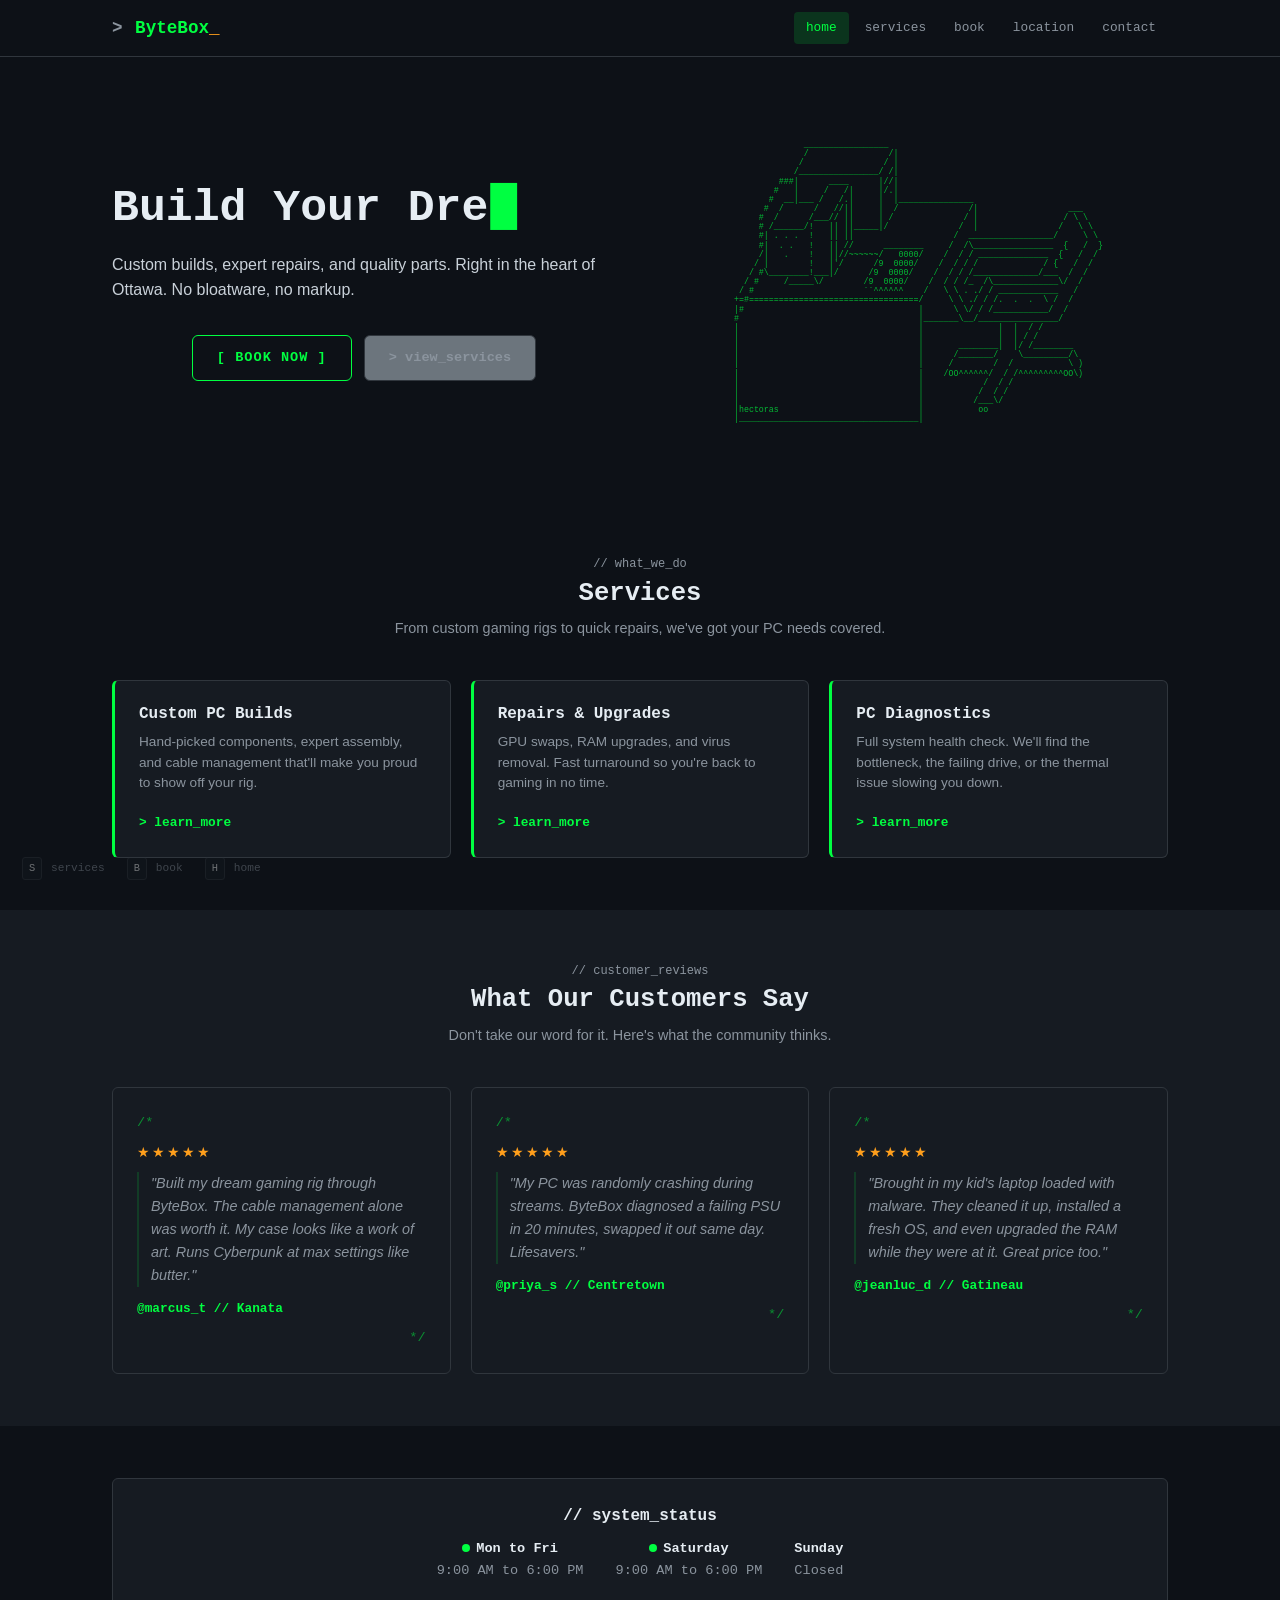
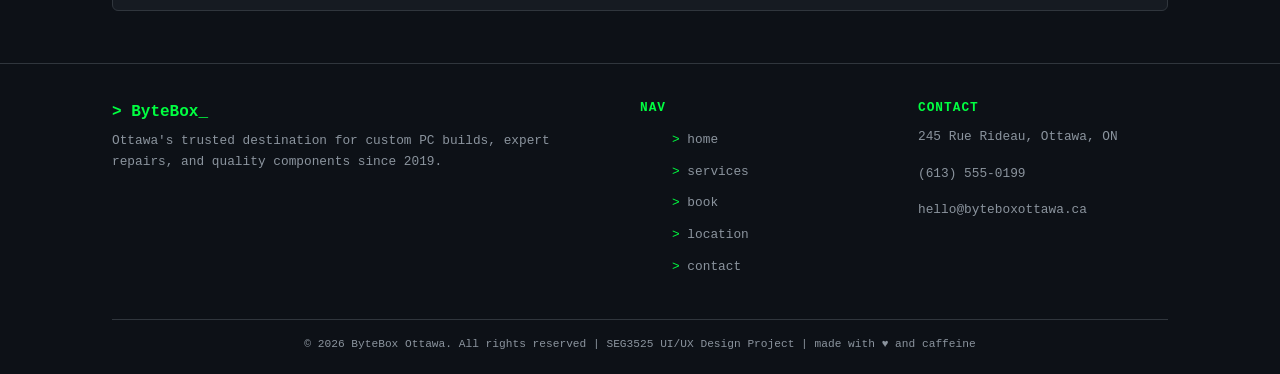
<file: index.html>
<!DOCTYPE html>
<html lang="en">
<head>
  <meta charset="UTF-8">
  <meta name="viewport" content="width=device-width, initial-scale=1.0">
  <title>ByteBox Ottawa: Build Your Dream PC</title>
  <link href="https://cdn.jsdelivr.net/npm/bootstrap@5.3.3/dist/css/bootstrap.min.css" rel="stylesheet">
  <link rel="stylesheet" href="css/styles.css">
</head>
<body>

  <!-- NAV -->
  <nav class="nav">
    <div class="container">
      <a href="index.html" class="nav-logo"><span class="prompt">></span> ByteBox<span>_</span></a>
      <div class="nav-links">
        <a href="index.html">home</a>
        <a href="services.html">services</a>
        <a href="booking.html">book</a>
        <a href="location.html">location</a>
        <a href="contact.html">contact</a>
      </div>
      <div class="hamburger" aria-label="Toggle menu" role="button" tabindex="0">
        <span></span><span></span><span></span>
      </div>
    </div>
  </nav>

  <!-- HERO -->
  <section class="hero">
    <div class="container">
      <div class="hero-split">
        <div class="hero-text">
          <h1><span class="accent" id="typed-heading"></span><span class="cursor"></span></h1>
          <p>Custom builds, expert repairs, and quality parts. Right in the heart of Ottawa. No bloatware, no markup.</p>
          <div class="hero-actions">
            <a href="booking.html" class="btn btn-primary">[ BOOK NOW ]</a>
            <a href="services.html" class="btn btn-secondary">> view_services</a>
          </div>
        </div>
        <div class="hero-ascii">
          <pre class="ascii-art" aria-hidden="true">
               _________________
               /                /|
              /                / |
             /________________/ /|
          ###|      ____      |//|
         #   |     /   /|     |/.|
        #  __|___ /   /.|     |  |_______________
       #  /      /   //||     |  /              /|                  ___
      #  /      /___// ||     | /              / |                 / \ \
      # /______/!   || ||_____|/              /  |                /   \ \
      #| . . .  !   || ||                    /  _________________/     \ \
      #|  . .   !   || //      ________     /  /\________________  {   /  }
      /|   .    !   ||//~~~~~~/   0000/    /  / / ______________  {   /  /
     / |        !   |'/      /9  0000/    /  / / /             / {   /  /
    / #\________!___|/      /9  0000/    /  / / /_____________/___  /  /
   / #     /_____\/        /9  0000/    /  / / /_  /\_____________\/  /
  / #                      ``^^^^^^    /   \ \ . ./ / ____________   /
 +=#==================================/     \ \ ./ / /.  .  .  \ /  /
 |#                                   |      \ \/ / /___________/  /
 #                                    |_______\__/________________/
 |                                    |               |  |  / /
 |                                    |               |  | / /
 |                                    |       ________|  |/ /________
 |                                    |      /_______/    \_________/\
 |                                    |     /        /  /           \ )
 |                                    |    /OO^^^^^^/  / /^^^^^^^^^OO\)
 |                                    |            /  / /
 |                                    |           /  / /
 |                                    |          /___\/
 |hectoras                            |           oo
 |____________________________________|
</pre>
        </div>
      </div>
    </div>
  </section>

  <!-- SERVICES OVERVIEW -->
  <section class="section">
    <div class="container">
      <div class="section-header">
        <span class="prefix">// what_we_do</span>
        <h2 class="section-title">Services</h2>
        <p class="section-sub center">From custom gaming rigs to quick repairs, we've got your PC needs covered.</p>
      </div>
      <div class="card-grid">

        <div class="card">
          <div class="card-body">
            <h3>Custom PC Builds</h3>
            <p>Hand-picked components, expert assembly, and cable management that'll make you proud to show off your rig.</p>
            <a href="services.html" class="card-link">> learn_more</a>
          </div>
        </div>

        <div class="card">
          <div class="card-body">
            <h3>Repairs & Upgrades</h3>
            <p>GPU swaps, RAM upgrades, and virus removal. Fast turnaround so you're back to gaming in no time.</p>
            <a href="services.html" class="card-link">> learn_more</a>
          </div>
        </div>

        <div class="card">
          <div class="card-body">
            <h3>PC Diagnostics</h3>
            <p>Full system health check. We'll find the bottleneck, the failing drive, or the thermal issue slowing you down.</p>
            <a href="services.html" class="card-link">> learn_more</a>
          </div>
        </div>

      </div>
    </div>
  </section>

  <!-- TESTIMONIALS -->
  <section class="section" style="background:var(--bg-card)">
    <div class="container">
      <div class="section-header">
        <span class="prefix">// customer_reviews</span>
        <h2 class="section-title">What Our Customers Say</h2>
        <p class="section-sub center">Don't take our word for it. Here's what the community thinks.</p>
      </div>
      <div class="testimonials-grid">

        <div class="testimonial">
          <div class="testimonial-stars">★★★★★</div>
          <p>"Built my dream gaming rig through ByteBox. The cable management alone was worth it. My case looks like a work of art. Runs Cyberpunk at max settings like butter."</p>
          <div class="testimonial-author">@marcus_t // Kanata</div>
        </div>

        <div class="testimonial">
          <div class="testimonial-stars">★★★★★</div>
          <p>"My PC was randomly crashing during streams. ByteBox diagnosed a failing PSU in 20 minutes, swapped it out same day. Lifesavers."</p>
          <div class="testimonial-author">@priya_s // Centretown</div>
        </div>

        <div class="testimonial">
          <div class="testimonial-stars">★★★★★</div>
          <p>"Brought in my kid's laptop loaded with malware. They cleaned it up, installed a fresh OS, and even upgraded the RAM while they were at it. Great price too."</p>
          <div class="testimonial-author">@jeanluc_d // Gatineau</div>
        </div>

      </div>
    </div>
  </section>

  <!-- HOURS -->
  <section class="section">
    <div class="container">
      <div class="hours-bar">
        <h3>// system_status</h3>
        <div class="hours-list">
          <div><span class="status-dot"></span><strong>Mon to Fri</strong><br>9:00 AM to 6:00 PM</div>
          <div><span class="status-dot"></span><strong>Saturday</strong><br>9:00 AM to 6:00 PM</div>
          <div><strong>Sunday</strong><br>Closed</div>
        </div>
      </div>
    </div>
  </section>

  <!-- FOOTER -->
  <footer class="footer">
    <div class="container">
      <div class="footer-grid">
        <div>
          <div class="footer-logo">> ByteBox_</div>
          <p>Ottawa's trusted destination for custom PC builds, expert repairs, and quality components since 2019.</p>
        </div>
        <div>
          <h4>Nav</h4>
          <ul>
            <li><a href="index.html">home</a></li>
            <li><a href="services.html">services</a></li>
            <li><a href="booking.html">book</a></li>
            <li><a href="location.html">location</a></li>
            <li><a href="contact.html">contact</a></li>
          </ul>
        </div>
        <div>
          <h4>Contact</h4>
          <p>245 Rue Rideau, Ottawa, ON</p>
          <p>(613) 555-0199</p>
          <p>hello@byteboxottawa.ca</p>
        </div>
      </div>
      <div class="footer-bottom">
        © 2026 ByteBox Ottawa. All rights reserved | SEG3525 UI/UX Design Project | made with ♥ and caffeine
      </div>
    </div>
  </footer>

  <div class="kbd-hint" aria-hidden="true">
    <kbd>S</kbd> services &nbsp; <kbd>B</kbd> book &nbsp; <kbd>H</kbd> home
  </div>

  <script src="js/main.js"></script>
<script src="https://cdn.jsdelivr.net/npm/bootstrap@5.3.3/dist/js/bootstrap.bundle.min.js"></script>
</body>
</html>
</file>
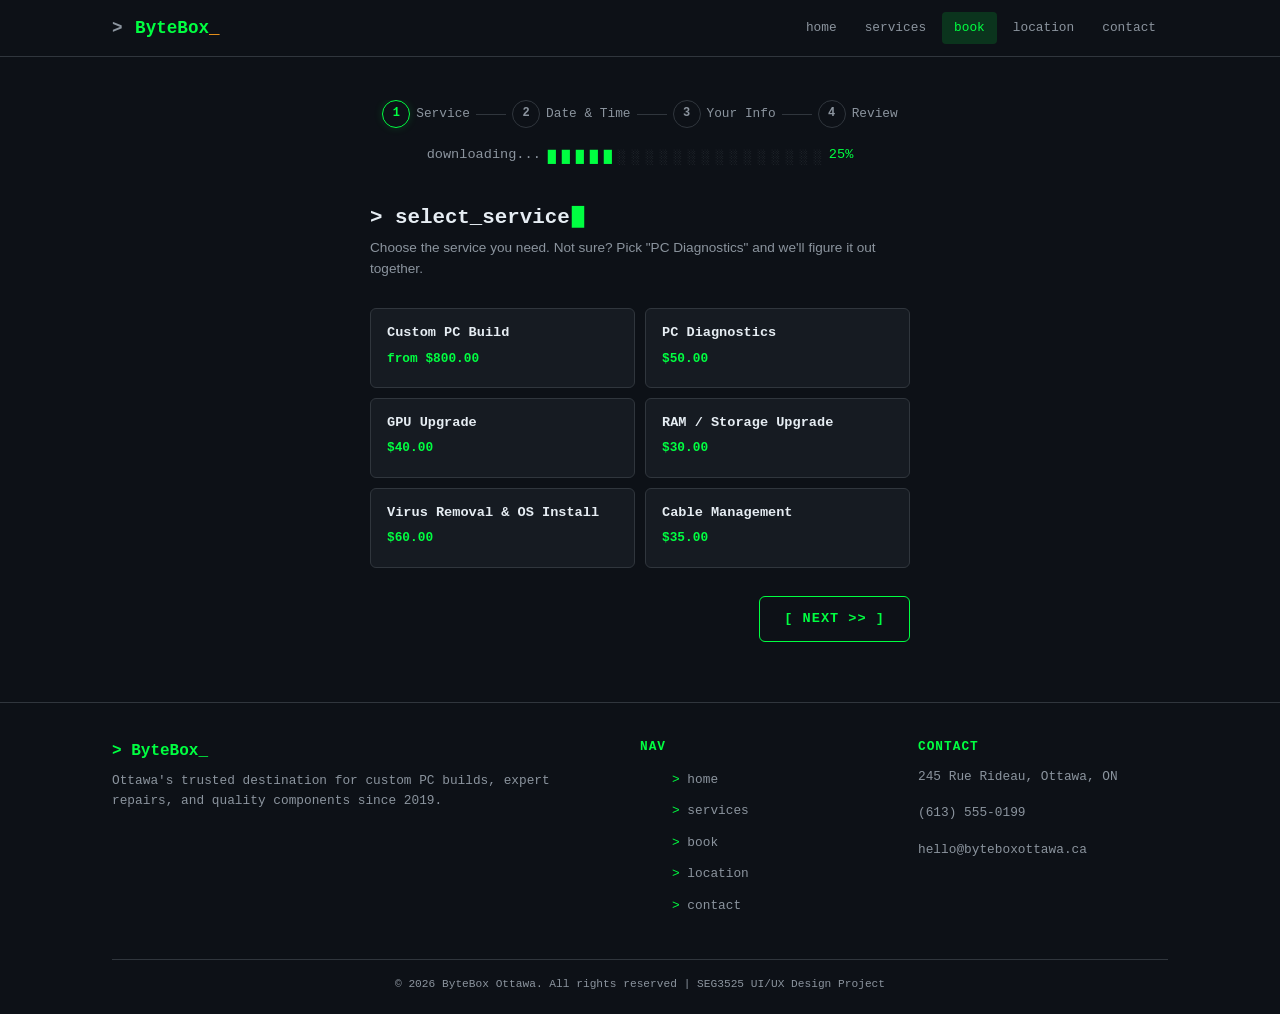
<file: booking.html>
<!DOCTYPE html>
<html lang="en">
<head>
  <meta charset="UTF-8">
  <meta name="viewport" content="width=device-width, initial-scale=1.0">
  <title>Book a Service: ByteBox Ottawa</title>
  <link href="https://cdn.jsdelivr.net/npm/bootstrap@5.3.3/dist/css/bootstrap.min.css" rel="stylesheet">
  <link rel="stylesheet" href="css/styles.css">
</head>
<body>

  <nav class="nav">
    <div class="container">
      <a href="index.html" class="nav-logo"><span class="prompt">></span> ByteBox<span>_</span></a>
      <div class="nav-links">
        <a href="index.html">home</a>
        <a href="services.html">services</a>
        <a href="booking.html">book</a>
        <a href="location.html">location</a>
        <a href="contact.html">contact</a>
      </div>
      <div class="hamburger" aria-label="Toggle menu" role="button" tabindex="0">
        <span></span><span></span><span></span>
      </div>
    </div>
  </nav>

  <section class="booking-section">
    <div class="container">

      <!-- Progress Bar (terminal style) -->
      <div class="progress-bar">
        <div class="progress-steps">
          <div class="progress-step active">
            <div class="circle">1</div>
            <div class="label">Service</div>
          </div>
          <div class="progress-line"></div>
          <div class="progress-step">
            <div class="circle">2</div>
            <div class="label">Date & Time</div>
          </div>
          <div class="progress-line"></div>
          <div class="progress-step">
            <div class="circle">3</div>
            <div class="label">Your Info</div>
          </div>
          <div class="progress-line"></div>
          <div class="progress-step">
            <div class="circle">4</div>
            <div class="label">Review</div>
          </div>
        </div>
        <div class="progress-bar-visual">
          <span id="progressText">downloading... </span>
          <div class="bar" id="progressBar"></div>
          <span class="progress-label" id="progressPct">25%</span>
        </div>
      </div>

      <form id="bookingForm" novalidate>

        <!-- Step 1: Service -->
        <div class="form-step active" data-step="1">
          <h2>> select_service<span class="cursor"></span></h2>
          <p class="step-desc">Choose the service you need. Not sure? Pick "PC Diagnostics" and we'll figure it out together.</p>
          <div class="service-options">
            <div class="service-option" data-service="custom-build">
              <h4>Custom PC Build</h4>
              <span>from $800.00</span>
            </div>
            <div class="service-option" data-service="diagnostics">
              <h4>PC Diagnostics</h4>
              <span>$50.00</span>
            </div>
            <div class="service-option" data-service="gpu-upgrade">
              <h4>GPU Upgrade</h4>
              <span>$40.00</span>
            </div>
            <div class="service-option" data-service="ram-storage">
              <h4>RAM / Storage Upgrade</h4>
              <span>$30.00</span>
            </div>
            <div class="service-option" data-service="virus-removal">
              <h4>Virus Removal & OS Install</h4>
              <span>$60.00</span>
            </div>
            <div class="service-option" data-service="cable-management">
              <h4>Cable Management</h4>
              <span>$35.00</span>
            </div>
          </div>
          <div class="form-actions">
            <div></div>
            <button type="button" class="btn btn-primary" data-next>[ NEXT >> ]</button>
          </div>
        </div>

        <!-- Step 2: Date & Time -->
        <div class="form-step" data-step="2">
          <h2>> pick_datetime<span class="cursor"></span></h2>
          <p class="step-desc">We're open Monday to Saturday, 9 AM to 6 PM. Choose a slot that works for you.</p>
          <div class="form-row">
            <div class="form-group">
              <label for="bookDate">date:</label>
              <input type="date" class="form-control" id="bookDate" required>
              <div class="error-msg">ERR: please select a valid future date.</div>
            </div>
            <div class="form-group">
              <label for="bookTime">time:</label>
              <select class="form-select" id="bookTime" required>
                <option value="">select a time…</option>
                <option>9:00 AM</option>
                <option>10:00 AM</option>
                <option>11:00 AM</option>
                <option>12:00 PM</option>
                <option>1:00 PM</option>
                <option>2:00 PM</option>
                <option>3:00 PM</option>
                <option>4:00 PM</option>
                <option>5:00 PM</option>
              </select>
              <div class="error-msg">ERR: please select a time.</div>
            </div>
          </div>
          <div class="form-actions">
            <button type="button" class="btn btn-secondary" data-prev><< back</button>
            <button type="button" class="btn btn-primary" data-next>[ NEXT >> ]</button>
          </div>
        </div>

        <!-- Step 3: Client Info -->
        <div class="form-step" data-step="3">
          <h2>> user_info<span class="cursor"></span></h2>
          <p class="step-desc">We'll use this to confirm your appointment and reach out if needed.</p>
          <div class="form-row">
            <div class="form-group">
              <label for="clientName">name:</label>
              <input type="text" class="form-control" id="clientName" placeholder="john_doe" required>
              <div class="error-msg">ERR: please enter your name.</div>
            </div>
            <div class="form-group">
              <label for="clientEmail">email:</label>
              <input type="email" class="form-control" id="clientEmail" placeholder="john@example.com" required>
              <div class="error-msg">ERR: please enter a valid email.</div>
            </div>
          </div>
          <div class="form-row">
            <div class="form-group">
              <label for="clientPhone">phone:</label>
              <input type="tel" class="form-control" id="clientPhone" placeholder="(613) 555-0100" required>
              <div class="error-msg">ERR: please enter your phone number.</div>
            </div>
            <div class="form-group">
              <label for="bikeType">pc_type:</label>
              <select class="form-select" id="bikeType" required>
                <option value="">select…</option>
                <option>Desktop (Custom Build)</option>
                <option>Desktop (Pre-built)</option>
                <option>Laptop</option>
                <option>Workstation</option>
                <option>Other</option>
              </select>
              <div class="error-msg">ERR: please select your PC type.</div>
            </div>
          </div>
          <div class="form-group">
            <label for="bookNotes">notes: (optional)</label>
            <textarea class="form-control" id="bookNotes" placeholder="describe the issue or what you're looking for…"></textarea>
          </div>
          <div class="form-actions">
            <button type="button" class="btn btn-secondary" data-prev><< back</button>
            <button type="button" class="btn btn-primary" data-next>[ REVIEW >> ]</button>
          </div>
        </div>

        <!-- Step 4: Review -->
        <div class="form-step" data-step="4">
          <h2>> review_booking<span class="cursor"></span></h2>
          <p class="step-desc">Please confirm everything looks correct before submitting.</p>
          <div class="review-block">
            <h4>// service_details</h4>
            <div class="review-row"><span class="label">service</span><span id="revService"></span></div>
            <div class="review-row"><span class="label">date</span><span id="revDate"></span></div>
            <div class="review-row"><span class="label">time</span><span id="revTime"></span></div>
          </div>
          <div class="review-block">
            <h4>// user_details</h4>
            <div class="review-row"><span class="label">name</span><span id="revName"></span></div>
            <div class="review-row"><span class="label">email</span><span id="revEmail"></span></div>
            <div class="review-row"><span class="label">phone</span><span id="revPhone"></span></div>
            <div class="review-row"><span class="label">pc_type</span><span id="revPc"></span></div>
          </div>
          <div class="form-actions">
            <button type="button" class="btn btn-secondary" data-prev><< back</button>
            <button type="button" class="btn btn-primary" id="submitBooking">[ EXECUTE ]</button>
          </div>
        </div>

      </form>
    </div>
  </section>

  <footer class="footer">
    <div class="container">
      <div class="footer-grid">
        <div>
          <div class="footer-logo">> ByteBox_</div>
          <p>Ottawa's trusted destination for custom PC builds, expert repairs, and quality components since 2019.</p>
        </div>
        <div>
          <h4>Nav</h4>
          <ul>
            <li><a href="index.html">home</a></li>
            <li><a href="services.html">services</a></li>
            <li><a href="booking.html">book</a></li>
            <li><a href="location.html">location</a></li>
            <li><a href="contact.html">contact</a></li>
          </ul>
        </div>
        <div>
          <h4>Contact</h4>
          <p>245 Rue Rideau, Ottawa, ON</p>
          <p>(613) 555-0199</p>
          <p>hello@byteboxottawa.ca</p>
        </div>
      </div>
      <div class="footer-bottom">© 2026 ByteBox Ottawa. All rights reserved | SEG3525 UI/UX Design Project</div>
    </div>
  </footer>

  <script src="js/main.js"></script>
<script src="https://cdn.jsdelivr.net/npm/bootstrap@5.3.3/dist/js/bootstrap.bundle.min.js"></script>
</body>
</html>
</file>
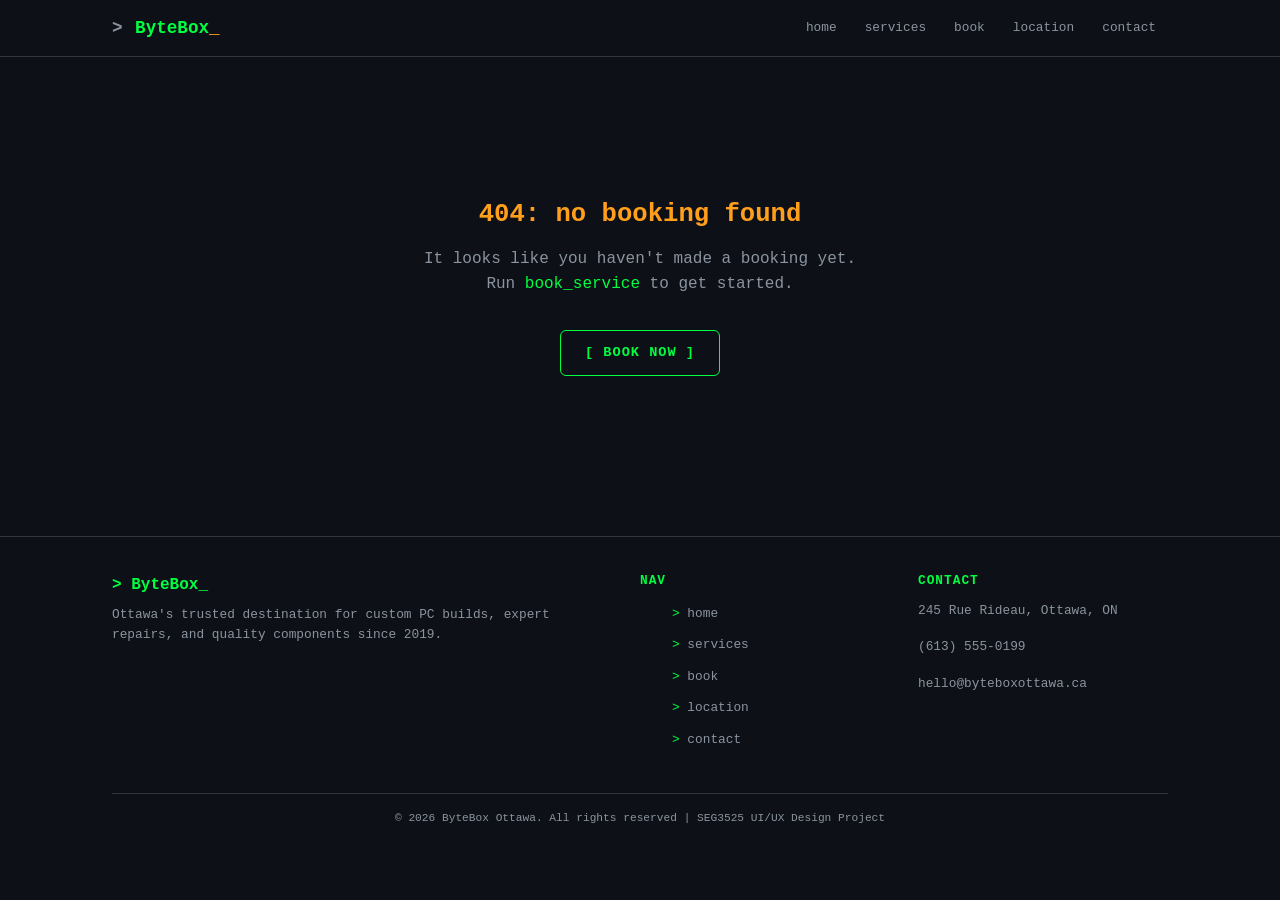
<file: confirmation.html>
<!DOCTYPE html>
<html lang="en">
<head>
  <meta charset="UTF-8">
  <meta name="viewport" content="width=device-width, initial-scale=1.0">
  <title>Booking Confirmed: ByteBox Ottawa</title>
  <link href="https://cdn.jsdelivr.net/npm/bootstrap@5.3.3/dist/css/bootstrap.min.css" rel="stylesheet">
  <link rel="stylesheet" href="css/styles.css">
</head>
<body>

  <nav class="nav">
    <div class="container">
      <a href="index.html" class="nav-logo"><span class="prompt">></span> ByteBox<span>_</span></a>
      <div class="nav-links">
        <a href="index.html">home</a>
        <a href="services.html">services</a>
        <a href="booking.html">book</a>
        <a href="location.html">location</a>
        <a href="contact.html">contact</a>
      </div>
      <div class="hamburger" aria-label="Toggle menu" role="button" tabindex="0">
        <span></span><span></span><span></span>
      </div>
    </div>
  </nav>

  <div class="confirm-box">
    <div class="confirm-icon">
      <svg viewBox="0 0 24 24"><polyline points="20 6 9 17 4 12"/></svg>
    </div>
    <h1>> booking_confirmed</h1>
    <p class="ref">ref: <strong id="confRef"></strong></p>

    <div class="confirm-details">
      <div class="review-row"><span class="label">service</span><span id="confService"></span></div>
      <div class="review-row"><span class="label">date</span><span id="confDate"></span></div>
      <div class="review-row"><span class="label">time</span><span id="confTime"></span></div>
      <div class="review-row"><span class="label">name</span><span id="confName"></span></div>
      <div class="review-row"><span class="label">email</span><span id="confEmail"></span></div>
      <div class="review-row"><span class="label">phone</span><span id="confPhone"></span></div>
      <div class="review-row"><span class="label">pc_type</span><span id="confPc"></span></div>
    </div>

    <div class="confirm-actions">
      <a href="#" id="calendarBtn" target="_blank" class="btn btn-secondary">> add_to_calendar</a>
      <a href="index.html" class="btn btn-primary">[ HOME ]</a>
    </div>
  </div>

  <footer class="footer">
    <div class="container">
      <div class="footer-grid">
        <div>
          <div class="footer-logo">> ByteBox_</div>
          <p>Ottawa's trusted destination for custom PC builds, expert repairs, and quality components since 2019.</p>
        </div>
        <div>
          <h4>Nav</h4>
          <ul>
            <li><a href="index.html">home</a></li>
            <li><a href="services.html">services</a></li>
            <li><a href="booking.html">book</a></li>
            <li><a href="location.html">location</a></li>
            <li><a href="contact.html">contact</a></li>
          </ul>
        </div>
        <div>
          <h4>Contact</h4>
          <p>245 Rue Rideau, Ottawa, ON</p>
          <p>(613) 555-0199</p>
          <p>hello@byteboxottawa.ca</p>
        </div>
      </div>
      <div class="footer-bottom">© 2026 ByteBox Ottawa. All rights reserved | SEG3525 UI/UX Design Project</div>
    </div>
  </footer>

  <script src="js/main.js"></script>
<script src="https://cdn.jsdelivr.net/npm/bootstrap@5.3.3/dist/js/bootstrap.bundle.min.js"></script>
</body>
</html>
</file>
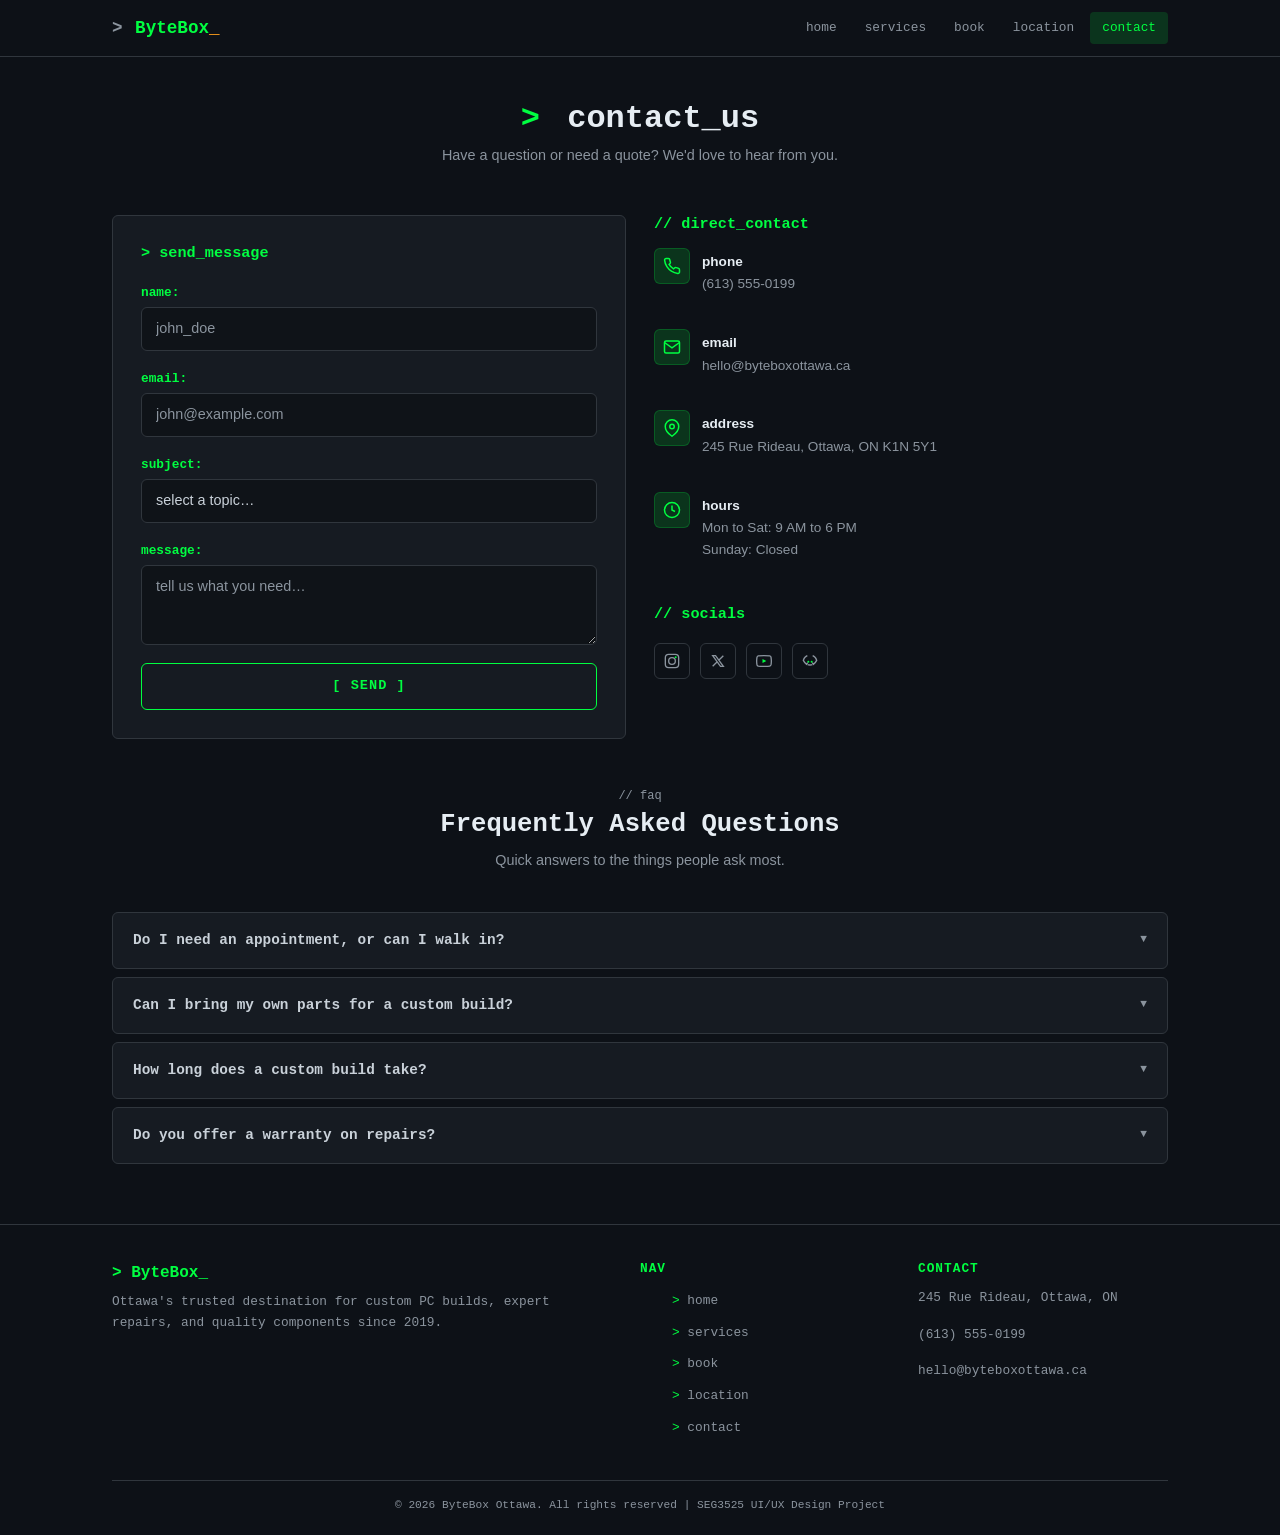
<file: contact.html>
<!DOCTYPE html>
<html lang="en">
<head>
  <meta charset="UTF-8">
  <meta name="viewport" content="width=device-width, initial-scale=1.0">
  <title>Contact: ByteBox Ottawa</title>
  <link href="https://cdn.jsdelivr.net/npm/bootstrap@5.3.3/dist/css/bootstrap.min.css" rel="stylesheet">
  <link rel="stylesheet" href="css/styles.css">
</head>
<body>

  <nav class="nav">
    <div class="container">
      <a href="index.html" class="nav-logo"><span class="prompt">></span> ByteBox<span>_</span></a>
      <div class="nav-links">
        <a href="index.html">home</a>
        <a href="services.html">services</a>
        <a href="booking.html">book</a>
        <a href="location.html">location</a>
        <a href="contact.html">contact</a>
      </div>
      <div class="hamburger" aria-label="Toggle menu" role="button" tabindex="0">
        <span></span><span></span><span></span>
      </div>
    </div>
  </nav>

  <div class="page-header">
    <div class="container">
      <h1><span class="prompt-sym">></span> contact_us</h1>
      <p>Have a question or need a quote? We'd love to hear from you.</p>
    </div>
  </div>

  <section class="section" style="padding-top:0">
    <div class="container">
      <div class="contact-grid">

        <!-- Contact Form -->
        <div class="contact-form">
          <h3>> send_message</h3>
          <form id="contactForm" novalidate>
            <div class="form-group">
              <label for="contactName">name:</label>
              <input type="text" class="form-control" id="contactName" placeholder="john_doe" required>
              <div class="error-msg">ERR: please enter your name.</div>
            </div>
            <div class="form-group">
              <label for="contactEmail">email:</label>
              <input type="email" class="form-control" id="contactEmail" placeholder="john@example.com" required>
              <div class="error-msg">ERR: please enter a valid email.</div>
            </div>
            <div class="form-group">
              <label for="contactSubject">subject:</label>
              <select class="form-select" id="contactSubject" required>
                <option value="">select a topic…</option>
                <option>Custom Build Inquiry</option>
                <option>Repair Question</option>
                <option>Parts Availability</option>
                <option>Pricing / Quote</option>
                <option>Other</option>
              </select>
              <div class="error-msg">ERR: please select a subject.</div>
            </div>
            <div class="form-group">
              <label for="contactMessage">message:</label>
              <textarea class="form-control" id="contactMessage" placeholder="tell us what you need…" required></textarea>
              <div class="error-msg">ERR: please enter a message.</div>
            </div>
            <button type="submit" class="btn btn-primary" style="width:100%;justify-content:center">[ SEND ]</button>
          </form>
        </div>

        <!-- Contact Info -->
        <div class="contact-info-panel">
          <h3>// direct_contact</h3>

          <div class="info-item">
            <div class="icon-wrap">
              <svg viewBox="0 0 24 24"><path d="M22 16.92v3a2 2 0 01-2.18 2 19.79 19.79 0 01-8.63-3.07 19.5 19.5 0 01-6-6 19.79 19.79 0 01-3.07-8.67A2 2 0 014.11 2h3a2 2 0 012 1.72 12.84 12.84 0 00.7 2.81 2 2 0 01-.45 2.11L8.09 9.91a16 16 0 006 6l1.27-1.27a2 2 0 012.11-.45 12.84 12.84 0 002.81.7A2 2 0 0122 16.92z"/></svg>
            </div>
            <div class="info-text">
              <strong>phone</strong>
              <p>(613) 555-0199</p>
            </div>
          </div>

          <div class="info-item">
            <div class="icon-wrap">
              <svg viewBox="0 0 24 24"><path d="M4 4h16c1.1 0 2 .9 2 2v12c0 1.1-.9 2-2 2H4c-1.1 0-2-.9-2-2V6c0-1.1.9-2 2-2z"/><polyline points="22,6 12,13 2,6"/></svg>
            </div>
            <div class="info-text">
              <strong>email</strong>
              <p>hello@byteboxottawa.ca</p>
            </div>
          </div>

          <div class="info-item">
            <div class="icon-wrap">
              <svg viewBox="0 0 24 24"><path d="M21 10c0 7-9 13-9 13s-9-6-9-13a9 9 0 0118 0z"/><circle cx="12" cy="10" r="3"/></svg>
            </div>
            <div class="info-text">
              <strong>address</strong>
              <p>245 Rue Rideau, Ottawa, ON K1N 5Y1</p>
            </div>
          </div>

          <div class="info-item">
            <div class="icon-wrap">
              <svg viewBox="0 0 24 24"><circle cx="12" cy="12" r="10"/><polyline points="12 6 12 12 16 14"/></svg>
            </div>
            <div class="info-text">
              <strong>hours</strong>
              <p>Mon to Sat: 9 AM to 6 PM<br>Sunday: Closed</p>
            </div>
          </div>

          <h3 style="margin-top:28px">// socials</h3>
          <div class="social-links">
            <a href="#" aria-label="Instagram">
              <svg viewBox="0 0 24 24"><rect x="2" y="2" width="20" height="20" rx="5"/><circle cx="12" cy="12" r="5"/><circle cx="17.5" cy="6.5" r="1.5" fill="currentColor" stroke="none"/></svg>
            </a>
            <a href="#" aria-label="Twitter / X">
              <svg viewBox="0 0 24 24"><path d="M4 4l11.733 16H20L8.267 4H4zm0 16l6.5-6.5M20 4l-6.5 6.5"/></svg>
            </a>
            <a href="#" aria-label="YouTube">
              <svg viewBox="0 0 24 24"><path d="M22.54 6.42a2.78 2.78 0 00-1.94-2C18.88 4 12 4 12 4s-6.88 0-8.6.46a2.78 2.78 0 00-1.94 2A29 29 0 001 12a29 29 0 00.46 5.58 2.78 2.78 0 001.94 2C5.12 20 12 20 12 20s6.88 0 8.6-.46a2.78 2.78 0 001.94-2A29 29 0 0023 12a29 29 0 00-.46-5.58z"/><polygon points="9.75 15.02 15.5 12 9.75 8.98 9.75 15.02" fill="currentColor" stroke="none"/></svg>
            </a>
            <a href="#" aria-label="Discord">
              <svg viewBox="0 0 24 24"><path d="M9.5 14.5a1.5 1.5 0 100-3 1.5 1.5 0 000 3zm5 0a1.5 1.5 0 100-3 1.5 1.5 0 000 3z" fill="currentColor" stroke="none"/><path d="M8 4s-2 1-3.5 2.5S2 11 2 11s2 4 5 6l1.5-2.5M16 4s2 1 3.5 2.5S22 11 22 11s-2 4-5 6l-1.5-2.5"/><path d="M8.5 17.5c1 .5 2.2.5 3.5.5s2.5 0 3.5-.5"/></svg>
            </a>
          </div>
        </div>

      </div>

      <!-- FAQ -->
      <div class="faq-section">
        <div class="section-header">
          <span class="prefix">// faq</span>
          <h2 class="section-title">Frequently Asked Questions</h2>
          <p class="section-sub center">Quick answers to the things people ask most.</p>
        </div>

        <div class="faq-item">
          <div class="faq-question">
            <span>Do I need an appointment, or can I walk in?</span>
            <span class="arrow">▼</span>
          </div>
          <div class="faq-answer">
            <p>Walk-ins are welcome for quick questions and diagnostics, but we recommend booking an appointment for repairs and custom builds to guarantee a time slot.</p>
          </div>
        </div>

        <div class="faq-item">
          <div class="faq-question">
            <span>Can I bring my own parts for a custom build?</span>
            <span class="arrow">▼</span>
          </div>
          <div class="faq-answer">
            <p>Absolutely! You can bring your own parts, buy through us, or mix and match. We'll help with compatibility checks either way.</p>
          </div>
        </div>

        <div class="faq-item">
          <div class="faq-question">
            <span>How long does a custom build take?</span>
            <span class="arrow">▼</span>
          </div>
          <div class="faq-answer">
            <p>Most builds are completed within 2 to 3 business days once all parts arrive. Rush builds (24-hour turnaround) are available for an additional fee.</p>
          </div>
        </div>

        <div class="faq-item">
          <div class="faq-question">
            <span>Do you offer a warranty on repairs?</span>
            <span class="arrow">▼</span>
          </div>
          <div class="faq-answer">
            <p>Yes! All labour comes with a 30-day warranty. Parts carry the manufacturer's warranty, and we'll handle the RMA process for you if needed.</p>
          </div>
        </div>
      </div>

    </div>
  </section>

  <footer class="footer">
    <div class="container">
      <div class="footer-grid">
        <div>
          <div class="footer-logo">> ByteBox_</div>
          <p>Ottawa's trusted destination for custom PC builds, expert repairs, and quality components since 2019.</p>
        </div>
        <div>
          <h4>Nav</h4>
          <ul>
            <li><a href="index.html">home</a></li>
            <li><a href="services.html">services</a></li>
            <li><a href="booking.html">book</a></li>
            <li><a href="location.html">location</a></li>
            <li><a href="contact.html">contact</a></li>
          </ul>
        </div>
        <div>
          <h4>Contact</h4>
          <p>245 Rue Rideau, Ottawa, ON</p>
          <p>(613) 555-0199</p>
          <p>hello@byteboxottawa.ca</p>
        </div>
      </div>
      <div class="footer-bottom">© 2026 ByteBox Ottawa. All rights reserved | SEG3525 UI/UX Design Project</div>
    </div>
  </footer>

  <script src="js/main.js"></script>
<script src="https://cdn.jsdelivr.net/npm/bootstrap@5.3.3/dist/js/bootstrap.bundle.min.js"></script>
</body>
</html>
</file>
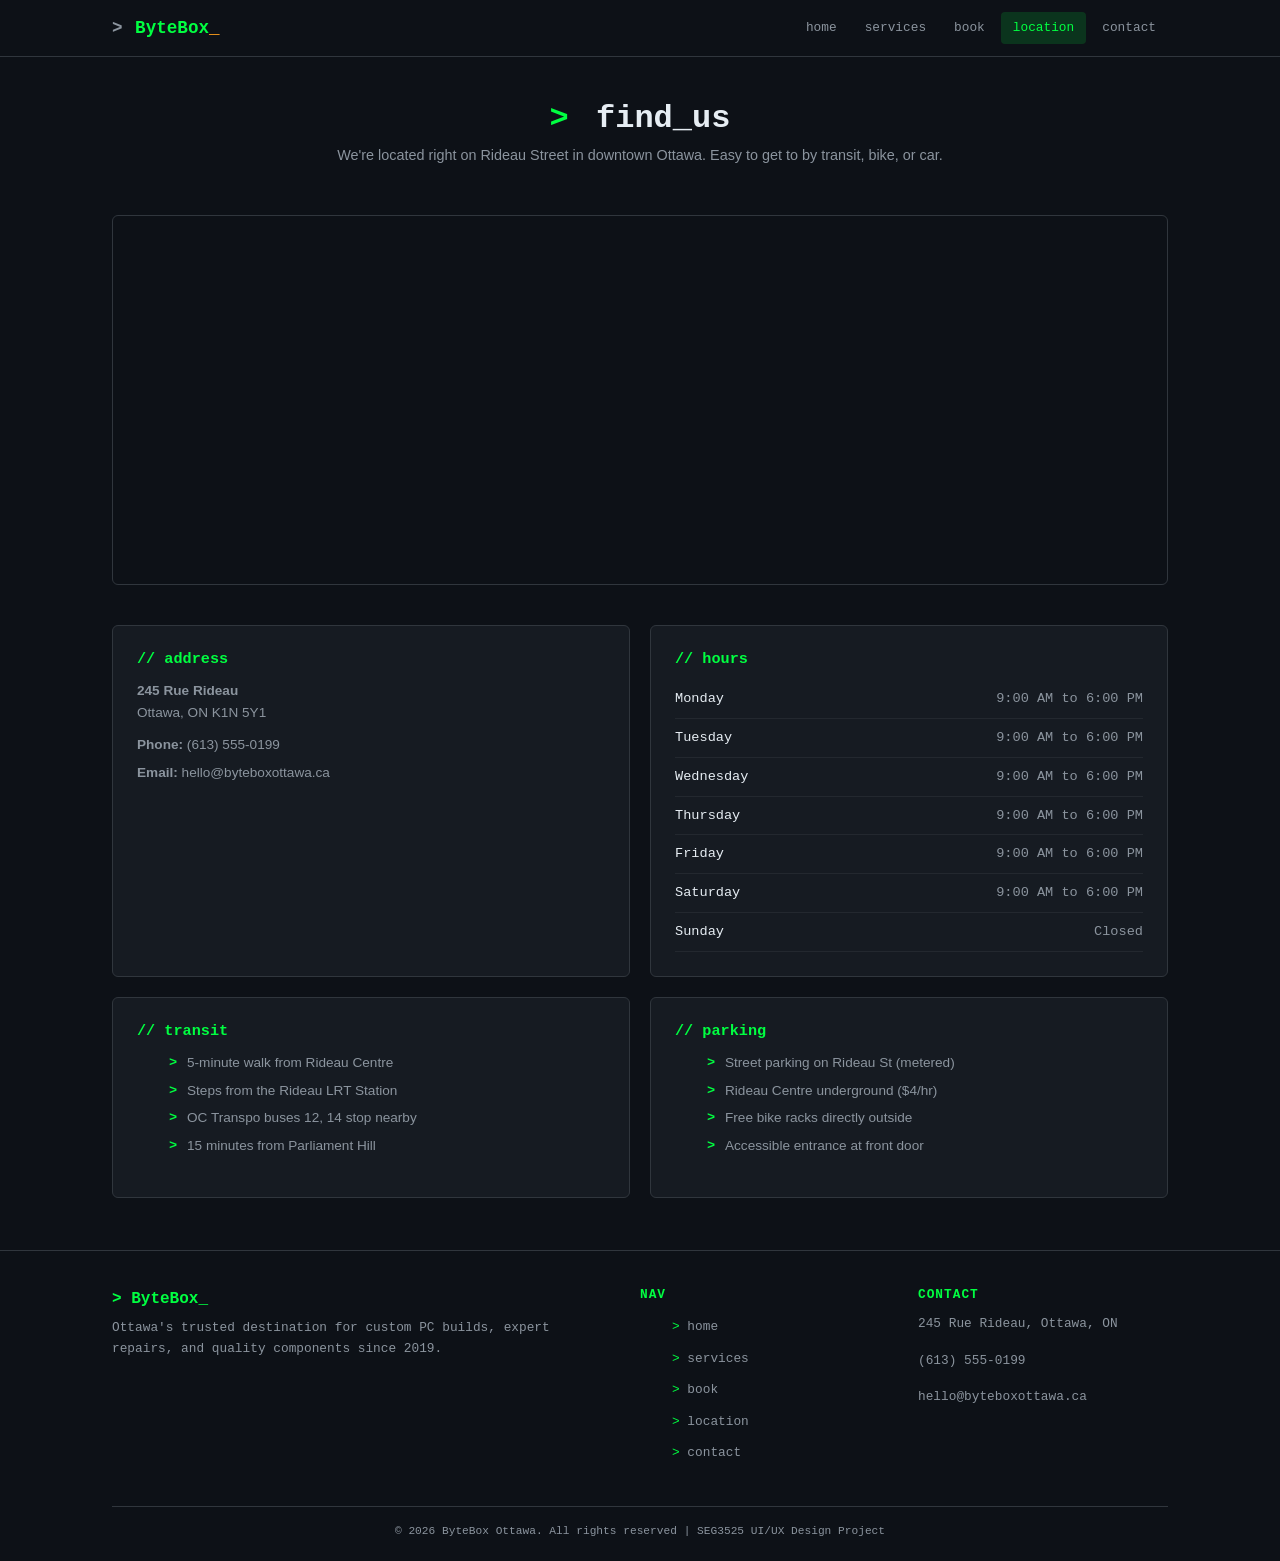
<file: location.html>
<!DOCTYPE html>
<html lang="en">
<head>
  <meta charset="UTF-8">
  <meta name="viewport" content="width=device-width, initial-scale=1.0">
  <title>Location: ByteBox Ottawa</title>
  <link href="https://cdn.jsdelivr.net/npm/bootstrap@5.3.3/dist/css/bootstrap.min.css" rel="stylesheet">
  <link rel="stylesheet" href="css/styles.css">
</head>
<body>

  <nav class="nav">
    <div class="container">
      <a href="index.html" class="nav-logo"><span class="prompt">></span> ByteBox<span>_</span></a>
      <div class="nav-links">
        <a href="index.html">home</a>
        <a href="services.html">services</a>
        <a href="booking.html">book</a>
        <a href="location.html">location</a>
        <a href="contact.html">contact</a>
      </div>
      <div class="hamburger" aria-label="Toggle menu" role="button" tabindex="0">
        <span></span><span></span><span></span>
      </div>
    </div>
  </nav>

  <div class="page-header">
    <div class="container">
      <h1><span class="prompt-sym">></span> find_us</h1>
      <p>We're located right on Rideau Street in downtown Ottawa. Easy to get to by transit, bike, or car.</p>
    </div>
  </div>

  <section class="section" style="padding-top:0">
    <div class="container">

      <div class="map-container">
        <iframe src="https://www.google.com/maps/embed?pb=!1m18!1m12!1m3!1d2800.1!2d-75.693!3d45.4275!2m3!1f0!2f0!3f0!3m2!1i1024!2i768!4f13.1!3m3!1m2!1s0x4cce04ff4b3a5d17%3A0x7f3e0!2s245+Rideau+St%2C+Ottawa%2C+ON!5e0!3m2!1sen!2sca!4v1700000000000!5m2!1sen!2sca" allowfullscreen loading="lazy" referrerpolicy="no-referrer-when-downgrade"></iframe>
      </div>

      <div class="location-grid">

        <div class="info-card">
          <h3>// address</h3>
          <p><strong>245 Rue Rideau</strong><br>Ottawa, ON K1N 5Y1</p>
          <p style="margin-top:10px"><strong>Phone:</strong> (613) 555-0199</p>
          <p><strong>Email:</strong> hello@byteboxottawa.ca</p>
        </div>

        <div class="info-card">
          <h3>// hours</h3>
          <table class="hours-table">
            <tr><td>Monday</td><td>9:00 AM to 6:00 PM</td></tr>
            <tr><td>Tuesday</td><td>9:00 AM to 6:00 PM</td></tr>
            <tr><td>Wednesday</td><td>9:00 AM to 6:00 PM</td></tr>
            <tr><td>Thursday</td><td>9:00 AM to 6:00 PM</td></tr>
            <tr><td>Friday</td><td>9:00 AM to 6:00 PM</td></tr>
            <tr><td>Saturday</td><td>9:00 AM to 6:00 PM</td></tr>
            <tr><td>Sunday</td><td>Closed</td></tr>
          </table>
        </div>

        <div class="info-card">
          <h3>// transit</h3>
          <ul>
            <li>5-minute walk from Rideau Centre</li>
            <li>Steps from the Rideau LRT Station</li>
            <li>OC Transpo buses 12, 14 stop nearby</li>
            <li>15 minutes from Parliament Hill</li>
          </ul>
        </div>

        <div class="info-card">
          <h3>// parking</h3>
          <ul>
            <li>Street parking on Rideau St (metered)</li>
            <li>Rideau Centre underground ($4/hr)</li>
            <li>Free bike racks directly outside</li>
            <li>Accessible entrance at front door</li>
          </ul>
        </div>

      </div>
    </div>
  </section>

  <footer class="footer">
    <div class="container">
      <div class="footer-grid">
        <div>
          <div class="footer-logo">> ByteBox_</div>
          <p>Ottawa's trusted destination for custom PC builds, expert repairs, and quality components since 2019.</p>
        </div>
        <div>
          <h4>Nav</h4>
          <ul>
            <li><a href="index.html">home</a></li>
            <li><a href="services.html">services</a></li>
            <li><a href="booking.html">book</a></li>
            <li><a href="location.html">location</a></li>
            <li><a href="contact.html">contact</a></li>
          </ul>
        </div>
        <div>
          <h4>Contact</h4>
          <p>245 Rue Rideau, Ottawa, ON</p>
          <p>(613) 555-0199</p>
          <p>hello@byteboxottawa.ca</p>
        </div>
      </div>
      <div class="footer-bottom">© 2026 ByteBox Ottawa. All rights reserved | SEG3525 UI/UX Design Project</div>
    </div>
  </footer>

  <script src="js/main.js"></script>
<script src="https://cdn.jsdelivr.net/npm/bootstrap@5.3.3/dist/js/bootstrap.bundle.min.js"></script>
</body>
</html>
</file>
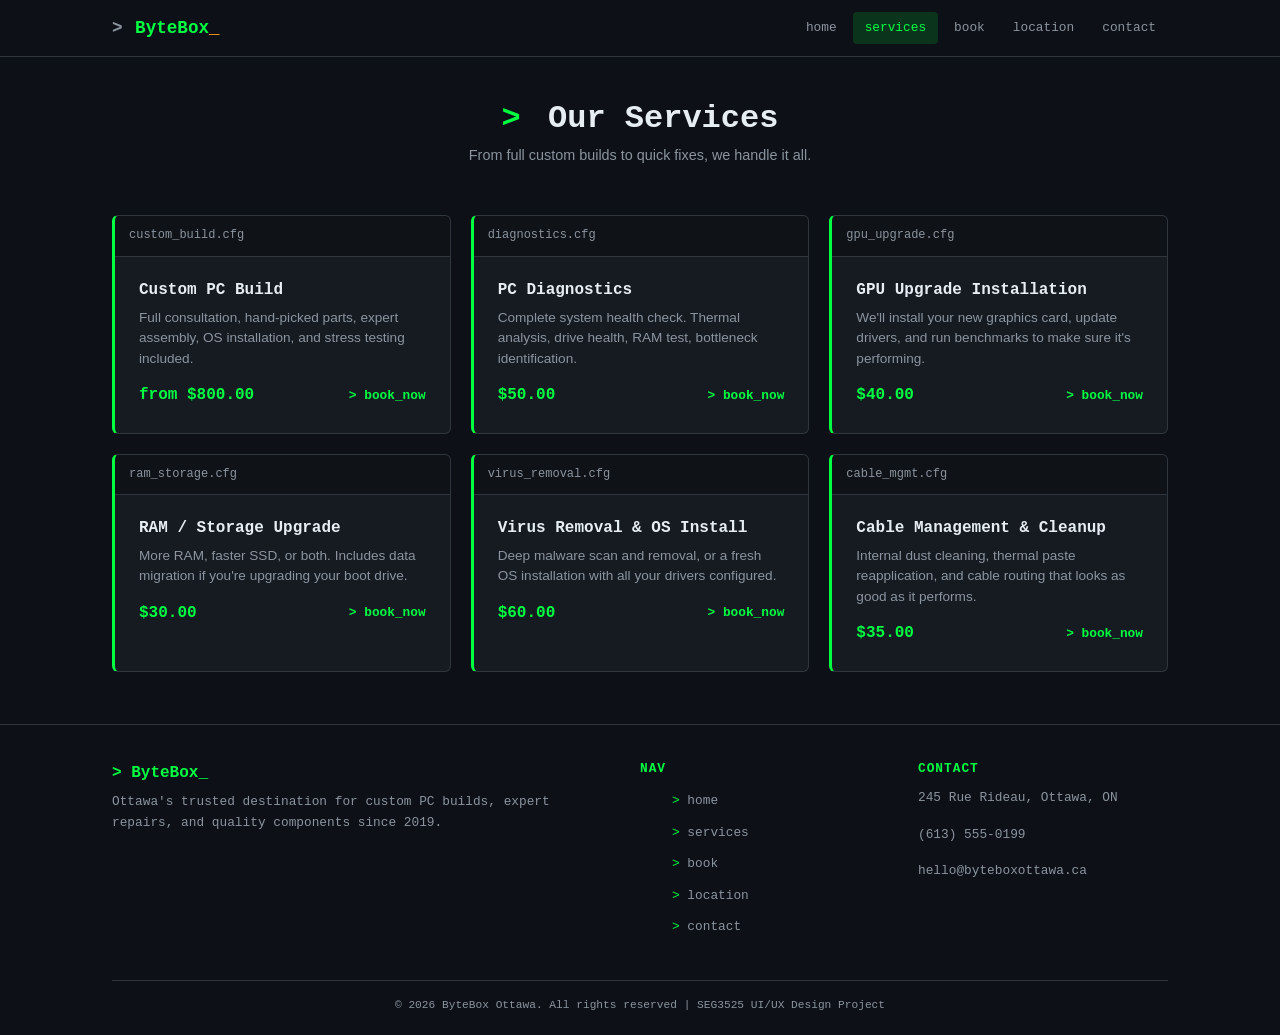
<file: services.html>
<!DOCTYPE html>
<html lang="en">
<head>
  <meta charset="UTF-8">
  <meta name="viewport" content="width=device-width, initial-scale=1.0">
  <title>Services: ByteBox Ottawa</title>
  <link href="https://cdn.jsdelivr.net/npm/bootstrap@5.3.3/dist/css/bootstrap.min.css" rel="stylesheet">
  <link rel="stylesheet" href="css/styles.css">
</head>
<body>

  <nav class="nav">
    <div class="container">
      <a href="index.html" class="nav-logo"><span class="prompt">></span> ByteBox<span>_</span></a>
      <div class="nav-links">
        <a href="index.html">home</a>
        <a href="services.html">services</a>
        <a href="booking.html">book</a>
        <a href="location.html">location</a>
        <a href="contact.html">contact</a>
      </div>
      <div class="hamburger" aria-label="Toggle menu" role="button" tabindex="0">
        <span></span><span></span><span></span>
      </div>
    </div>
  </nav>

  <div class="page-header">
    <div class="container">
      <h1><span class="prompt-sym">></span> Our Services</h1>
      <p>From full custom builds to quick fixes, we handle it all.</p>
    </div>
  </div>

  <section class="section" style="padding-top:0">
    <div class="container">
      <div class="services-grid">

        <a href="booking.html?service=custom-build" class="service-card">
          <div class="service-card-titlebar">
            
            custom_build.cfg
          </div>
          <div class="service-card-body">
            <h3>Custom PC Build</h3>
            <p>Full consultation, hand-picked parts, expert assembly, OS installation, and stress testing included.</p>
            <div class="price-row">
              <span class="card-price">from $800.00</span>
              <span class="card-link">> book_now</span>
            </div>
          </div>
        </a>

        <a href="booking.html?service=diagnostics" class="service-card">
          <div class="service-card-titlebar">
            
            diagnostics.cfg
          </div>
          <div class="service-card-body">
            <h3>PC Diagnostics</h3>
            <p>Complete system health check. Thermal analysis, drive health, RAM test, bottleneck identification.</p>
            <div class="price-row">
              <span class="card-price">$50.00</span>
              <span class="card-link">> book_now</span>
            </div>
          </div>
        </a>

        <a href="booking.html?service=gpu-upgrade" class="service-card">
          <div class="service-card-titlebar">
            
            gpu_upgrade.cfg
          </div>
          <div class="service-card-body">
            <h3>GPU Upgrade Installation</h3>
            <p>We'll install your new graphics card, update drivers, and run benchmarks to make sure it's performing.</p>
            <div class="price-row">
              <span class="card-price">$40.00</span>
              <span class="card-link">> book_now</span>
            </div>
          </div>
        </a>

        <a href="booking.html?service=ram-storage" class="service-card">
          <div class="service-card-titlebar">
            
            ram_storage.cfg
          </div>
          <div class="service-card-body">
            <h3>RAM / Storage Upgrade</h3>
            <p>More RAM, faster SSD, or both. Includes data migration if you're upgrading your boot drive.</p>
            <div class="price-row">
              <span class="card-price">$30.00</span>
              <span class="card-link">> book_now</span>
            </div>
          </div>
        </a>

        <a href="booking.html?service=virus-removal" class="service-card">
          <div class="service-card-titlebar">
            
            virus_removal.cfg
          </div>
          <div class="service-card-body">
            <h3>Virus Removal & OS Install</h3>
            <p>Deep malware scan and removal, or a fresh OS installation with all your drivers configured.</p>
            <div class="price-row">
              <span class="card-price">$60.00</span>
              <span class="card-link">> book_now</span>
            </div>
          </div>
        </a>

        <a href="booking.html?service=cable-management" class="service-card">
          <div class="service-card-titlebar">
            
            cable_mgmt.cfg
          </div>
          <div class="service-card-body">
            <h3>Cable Management & Cleanup</h3>
            <p>Internal dust cleaning, thermal paste reapplication, and cable routing that looks as good as it performs.</p>
            <div class="price-row">
              <span class="card-price">$35.00</span>
              <span class="card-link">> book_now</span>
            </div>
          </div>
        </a>

      </div>
    </div>
  </section>

  <footer class="footer">
    <div class="container">
      <div class="footer-grid">
        <div>
          <div class="footer-logo">> ByteBox_</div>
          <p>Ottawa's trusted destination for custom PC builds, expert repairs, and quality components since 2019.</p>
        </div>
        <div>
          <h4>Nav</h4>
          <ul>
            <li><a href="index.html">home</a></li>
            <li><a href="services.html">services</a></li>
            <li><a href="booking.html">book</a></li>
            <li><a href="location.html">location</a></li>
            <li><a href="contact.html">contact</a></li>
          </ul>
        </div>
        <div>
          <h4>Contact</h4>
          <p>245 Rue Rideau, Ottawa, ON</p>
          <p>(613) 555-0199</p>
          <p>hello@byteboxottawa.ca</p>
        </div>
      </div>
      <div class="footer-bottom">© 2026 ByteBox Ottawa. All rights reserved | SEG3525 UI/UX Design Project</div>
    </div>
  </footer>

  <script src="js/main.js"></script>
<script src="https://cdn.jsdelivr.net/npm/bootstrap@5.3.3/dist/js/bootstrap.bundle.min.js"></script>
</body>
</html>
</file>
<file: css/styles.css>
/* ===== RESET & BASE ===== */
*,*::before,*::after{margin:0;padding:0;box-sizing:border-box}
:root{
  --bg:#0d1117;--bg-card:#161b22;--bg-card-hover:#1c2333;
  --text:#c9d1d9;--text-muted:#8b949e;--text-heading:#e6edf3;
  --accent:#00ff41;--accent-dim:rgba(0,255,65,.15);--accent-glow:rgba(0,255,65,.25);
  --amber:#ff9f1c;--amber-dim:rgba(255,159,28,.12);
  --border:#30363d;--error:#f85149;--success:#00ff41;
  --radius:6px;--radius-sm:4px;
  --font:-apple-system,BlinkMacSystemFont,"Segoe UI",Roboto,Helvetica,Arial,sans-serif;
  --mono:'Courier New',Courier,'Lucida Console',monospace;
  --transition:.2s ease;
  --max-w:1080px;
}
html{scroll-behavior:smooth;font-size:16px}
body{font-family:var(--font);background:var(--bg);color:var(--text);line-height:1.6;-webkit-font-smoothing:antialiased}
a{color:var(--accent);text-decoration:none;transition:color var(--transition)}
a:hover{color:var(--amber)}
img{max-width:100%;display:block}
ul{list-style:none}
button,input,select,textarea{font:inherit;color:inherit;border:none;outline:none;background:none}
h1,h2,h3,h4{color:var(--text-heading);line-height:1.2;font-weight:700;font-family:var(--mono)}
.container{width:90%;max-width:var(--max-w);margin:0 auto}

/* ===== CURSOR BLINK ===== */
@keyframes blink{0%,50%{opacity:1}51%,100%{opacity:0}}
.cursor::after{content:"█";color:var(--accent);animation:blink 1s step-end infinite;margin-left:2px}

/* ===== SCANLINES (disabled) ===== */

/* ===== NAV (terminal bar) ===== */
.nav{position:fixed;top:0;left:0;width:100%;z-index:100;background:var(--bg);border-bottom:1px solid var(--border);font-family:var(--mono)}
.nav .container{display:flex;align-items:center;justify-content:space-between;height:56px}
.nav-logo{font-size:1.1rem;font-weight:700;color:var(--accent);letter-spacing:0}
.nav-logo .prompt{color:var(--text-muted);margin-right:2px}
.nav-logo span{color:var(--amber)}
.nav-links{display:flex;gap:4px}
.nav-links a{color:var(--text-muted);font-size:.8rem;font-weight:500;padding:6px 12px;border-radius:var(--radius-sm);transition:all var(--transition);font-family:var(--mono)}
.nav-links a:hover,.nav-links a.active{color:var(--accent);background:var(--accent-dim)}
.hamburger{display:none;flex-direction:column;gap:5px;cursor:pointer;padding:4px}
.hamburger span{display:block;width:22px;height:2px;background:var(--accent);transition:var(--transition)}
.hamburger.open span:nth-child(1){transform:rotate(45deg) translate(5px,5px)}
.hamburger.open span:nth-child(2){opacity:0}
.hamburger.open span:nth-child(3){transform:rotate(-45deg) translate(5px,-5px)}

/* ===== HERO ===== */
.hero{padding:140px 0 80px;position:relative;overflow:hidden}
.hero-centered{text-align:center;max-width:600px;margin:0 auto}
.hero-split{display:grid;grid-template-columns:1fr 1fr;gap:48px;align-items:center}
.hero-text h1{font-size:clamp(1.8rem,4vw,2.8rem);margin-bottom:16px;color:var(--text-heading)}
.hero-text p{text-align:left;margin:0 0 32px}
.hero-actions{justify-content:flex-start}
.hero-ascii{display:flex;justify-content:center;align-items:center}
.hero-centered h1{font-size:clamp(1.8rem,4vw,2.8rem);margin-bottom:16px;color:var(--text-heading)}
.hero-centered h1 .accent{color:var(--accent)}
.ascii-art{color:var(--accent);font-family:var(--mono);font-size:clamp(.3rem,.65vw,.55rem);line-height:1.1;margin:0;text-align:left;display:inline-block;opacity:.7;user-select:none;white-space:pre}
.hero-centered p{font-size:clamp(.9rem,2vw,1.05rem);color:var(--text-muted);margin-bottom:28px;font-family:var(--font)}
.btn{display:inline-flex;align-items:center;gap:8px;padding:12px 24px;border-radius:var(--radius);font-weight:600;font-size:.85rem;cursor:pointer;transition:all var(--transition);font-family:var(--mono)}
.btn-primary{background:transparent;color:var(--accent);border:1px solid var(--accent);text-transform:uppercase;letter-spacing:1px}
.btn-primary:hover{background:var(--accent);color:var(--bg);box-shadow:0 0 20px var(--accent-glow);transform:translateY(-1px)}
.btn-secondary{border:1px solid var(--border);color:var(--text-muted)}
.btn-secondary:hover{border-color:var(--amber);color:var(--amber);transform:translateY(-1px)}
.hero-actions{display:flex;gap:12px;flex-wrap:wrap;justify-content:center}

/* ===== SECTION ===== */
.section{padding:52px 0}
.section-title{font-size:clamp(1.3rem,2.5vw,1.6rem);margin-bottom:8px}
.section-title.center{text-align:center}
.section-sub{color:var(--text-muted);max-width:520px;font-size:.9rem;margin-bottom:40px;font-family:var(--font)}
.section-sub.center{text-align:center;margin-left:auto;margin-right:auto}
.section-header{text-align:center;margin-bottom:40px}
.section-header .prefix{color:var(--text-muted);font-family:var(--mono);font-size:.75rem;display:block;margin-bottom:4px}

/* ===== TERMINAL CARDS ===== */
.card-grid{display:grid;grid-template-columns:repeat(auto-fill,minmax(300px,1fr));gap:20px}
.card,.service-card{background:var(--bg-card);border:1px solid var(--border);border-left:3px solid var(--accent);border-radius:var(--radius);overflow:hidden;transition:all var(--transition);position:relative}
.card:hover,.service-card:hover{border-color:var(--accent);box-shadow:0 0 12px rgba(0,255,65,.06)}
.card-titlebar,.service-card-titlebar{display:flex;align-items:center;gap:8px;padding:10px 14px;background:rgba(0,0,0,.3);border-bottom:1px solid var(--border);font-family:var(--mono);font-size:.75rem;color:var(--text-muted)}
.card-body,.service-card-body{padding:24px}
.card-body h3,.service-card-body h3{font-size:1rem;margin-bottom:8px}
.card-body p,.service-card-body p{color:var(--text-muted);font-size:.85rem;margin-bottom:14px;font-family:var(--font);line-height:1.5}
.card-price{font-family:var(--mono);font-size:1rem;font-weight:700;color:var(--accent)}
.card-link{display:inline-flex;align-items:center;gap:4px;font-size:.8rem;font-weight:600;color:var(--accent);font-family:var(--mono)}
.card-link:hover{color:var(--amber);gap:8px}
.price-row{display:flex;justify-content:space-between;align-items:center;margin-top:8px}

/* ===== TESTIMONIALS (code comments) ===== */
.testimonials-grid{display:grid;grid-template-columns:repeat(auto-fill,minmax(300px,1fr));gap:20px}
.testimonial{background:var(--bg-card);border:1px solid var(--border);border-radius:var(--radius);padding:24px;position:relative}
.testimonial::before{content:"/*";font-family:var(--mono);color:var(--accent);opacity:.5;font-size:.85rem;display:block;margin-bottom:8px}
.testimonial::after{content:"*/";font-family:var(--mono);color:var(--accent);opacity:.5;font-size:.85rem;display:block;margin-top:8px;text-align:right}
.testimonial-stars{color:var(--amber);margin-bottom:8px;font-size:.85rem;letter-spacing:2px}
.testimonial p{color:var(--text-muted);margin-bottom:12px;font-size:.9rem;font-style:italic;padding-left:12px;border-left:2px solid var(--accent-dim)}
.testimonial-author{font-weight:600;font-size:.8rem;color:var(--accent);font-family:var(--mono)}

/* ===== HOURS ===== */
.hours-bar{background:var(--bg-card);border:1px solid var(--border);border-radius:var(--radius);padding:28px;text-align:center}
.hours-bar h3{margin-bottom:12px;font-size:1rem}
.hours-list{display:flex;justify-content:center;gap:32px;flex-wrap:wrap;font-family:var(--mono);font-size:.85rem}
.hours-list div{color:var(--text-muted)}
.hours-list strong{color:var(--text-heading)}
.hours-list .status-dot{display:inline-block;width:8px;height:8px;border-radius:50%;background:var(--accent);margin-right:6px;animation:blink 2s ease infinite}

/* ===== SERVICES PAGE ===== */
.services-grid{display:grid;grid-template-columns:repeat(auto-fill,minmax(320px,1fr));gap:20px}
.service-card{cursor:pointer;text-decoration:none;color:inherit}

/* ===== BOOKING ===== */
.booking-section{padding:100px 0 60px}

/* Terminal progress bar */
.progress-bar{font-family:var(--mono);text-align:center;margin-bottom:40px;font-size:.85rem;color:var(--text-muted)}
.progress-bar-visual{display:flex;align-items:center;justify-content:center;gap:4px;margin-top:8px}
.progress-bar-visual .bar{display:flex;gap:0}
.progress-bar-visual .block{width:12px;height:16px;margin:0 1px}
.progress-bar-visual .block.filled{color:var(--accent)}
.progress-bar-visual .block.empty{color:var(--border)}
.progress-bar .progress-label{color:var(--accent)}

/* Steps indicator */
.progress-steps{display:flex;justify-content:center;gap:6px;margin-bottom:8px}
.progress-step{display:flex;align-items:center;gap:6px;font-family:var(--mono);font-size:.8rem;color:var(--text-muted)}
.progress-step .circle{width:28px;height:28px;border-radius:50%;border:1px solid var(--border);display:flex;align-items:center;justify-content:center;font-size:.75rem;font-weight:700;transition:all var(--transition)}
.progress-step.active .circle{border-color:var(--accent);color:var(--accent);box-shadow:0 0 8px var(--accent-dim)}
.progress-step.done .circle{border-color:var(--accent);background:var(--accent);color:var(--bg)}
.progress-step .label{display:none}
.progress-line{width:30px;height:1px;background:var(--border);align-self:center}
.progress-line.active{background:var(--accent)}

.form-step{display:none;max-width:540px;margin:0 auto}
.form-step.active{display:block;animation:fadeUp .3s ease}
@keyframes fadeUp{from{opacity:0;transform:translateY(12px)}to{opacity:1;transform:translateY(0)}}
.form-step h2{font-size:1.3rem;margin-bottom:6px}
.form-step .step-desc{color:var(--text-muted);margin-bottom:28px;font-size:.85rem;font-family:var(--font)}

.service-options{display:grid;grid-template-columns:1fr 1fr;gap:10px}
.service-option{background:var(--bg-card);border:1px solid var(--border);border-radius:var(--radius);padding:16px;cursor:pointer;transition:all var(--transition);text-align:left;font-family:var(--mono)}
.service-option:hover{border-color:var(--accent)}
.service-option.selected{border-color:var(--accent);background:var(--accent-dim);box-shadow:0 0 12px rgba(0,255,65,.08)}
.service-option h4{font-size:.85rem;margin-bottom:4px;color:var(--text-heading)}
.service-option span{font-size:.8rem;color:var(--accent);font-weight:600}

.form-group{margin-bottom:18px}
.form-group label{display:block;font-size:.8rem;font-weight:600;margin-bottom:4px;color:var(--accent);font-family:var(--mono)}
.form-group input,.form-group select,.form-group textarea{width:100%;padding:10px 14px;background:rgba(0,0,0,.3);border:1px solid var(--border);border-radius:var(--radius);color:var(--text);font-size:.9rem;font-family:var(--font);transition:border-color var(--transition)}
.form-group input::placeholder,.form-group textarea::placeholder{color:var(--text-muted)}
.form-group select{color:var(--text)}
.form-group input:focus,.form-group select:focus,.form-group textarea:focus{border-color:var(--accent);box-shadow:0 0 8px var(--accent-dim)}
.form-group textarea{resize:vertical;min-height:80px}
.form-group .error-msg{color:var(--error);font-size:.75rem;margin-top:4px;display:none;font-family:var(--mono)}
.form-group.has-error input,.form-group.has-error select{border-color:var(--error)}
.form-group.has-error .error-msg{display:block}
.form-row{display:grid;grid-template-columns:1fr 1fr;gap:14px}

.form-actions{display:flex;justify-content:space-between;margin-top:28px;gap:12px}

/* Review */
.review-block{background:var(--bg-card);border:1px solid var(--border);border-radius:var(--radius);padding:20px;margin-bottom:20px}
.review-block h4{margin-bottom:10px;font-size:.9rem;color:var(--accent)}
.review-row{display:flex;justify-content:space-between;padding:6px 0;border-bottom:1px solid rgba(48,54,61,.5);font-size:.85rem;font-family:var(--mono)}
.review-row:last-child{border:none}
.review-row .label{color:var(--text-muted)}

/* ===== CONFIRMATION ===== */
.confirm-box{max-width:540px;margin:0 auto;text-align:center;padding:100px 20px 60px}
.confirm-icon{width:64px;height:64px;border-radius:50%;background:var(--accent-dim);display:flex;align-items:center;justify-content:center;margin:0 auto 20px;border:1px solid var(--accent)}
.confirm-icon svg{width:32px;height:32px;stroke:var(--accent);fill:none;stroke-width:2.5}
.confirm-box h1{font-size:1.6rem;margin-bottom:6px;color:var(--accent)}
.confirm-box .ref{color:var(--amber);font-size:.95rem;margin-bottom:28px;font-family:var(--mono)}
.confirm-details{background:var(--bg-card);border:1px solid var(--border);border-radius:var(--radius);padding:20px;text-align:left;margin-bottom:28px}
.confirm-details .review-row .label{color:var(--text-muted)}
.confirm-actions{display:flex;gap:12px;justify-content:center;flex-wrap:wrap}

/* ===== LOCATION ===== */
.map-container{border-radius:var(--radius);overflow:hidden;border:1px solid var(--border);margin-bottom:40px}
.map-container iframe{width:100%;height:360px;border:0;filter:grayscale(.3) invert(.92) hue-rotate(180deg);transition:filter var(--transition)}
.map-container:hover iframe{filter:grayscale(0) invert(.92) hue-rotate(180deg)}
.location-grid{display:grid;grid-template-columns:1fr 1fr;gap:20px}
.info-card{background:var(--bg-card);border:1px solid var(--border);border-radius:var(--radius);padding:24px}
.info-card h3{margin-bottom:12px;font-size:.95rem;color:var(--accent)}
.info-card p,.info-card li{color:var(--text-muted);font-size:.85rem;margin-bottom:6px;font-family:var(--font)}
.info-card li{padding-left:18px;position:relative}
.info-card li::before{content:">";position:absolute;left:0;color:var(--accent);font-family:var(--mono);font-weight:700}
.hours-table{width:100%}
.hours-table tr{border-bottom:1px solid rgba(48,54,61,.5)}
.hours-table td{padding:8px 0;font-size:.85rem;font-family:var(--mono)}
.hours-table td:first-child{color:var(--text-heading);font-weight:500}
.hours-table td:last-child{text-align:right;color:var(--text-muted)}

/* ===== CONTACT ===== */
.contact-grid{display:grid;grid-template-columns:1fr 1fr;gap:28px}
.contact-form{background:var(--bg-card);border:1px solid var(--border);border-radius:var(--radius);padding:28px}
.contact-form h3{font-family:var(--mono);color:var(--accent);font-size:.95rem;margin-bottom:20px}
.contact-info-panel h3{margin-bottom:14px;font-size:.95rem;color:var(--accent)}
.contact-info-panel .info-item{display:flex;gap:12px;align-items:flex-start;margin-bottom:18px}
.contact-info-panel .info-item .icon-wrap{width:36px;height:36px;border-radius:var(--radius);background:var(--accent-dim);display:flex;align-items:center;justify-content:center;flex-shrink:0;border:1px solid rgba(0,255,65,.2)}
.contact-info-panel .info-item .icon-wrap svg{width:18px;height:18px;stroke:var(--accent);fill:none;stroke-width:2}
.contact-info-panel .info-item .info-text p{color:var(--text-muted);font-size:.85rem}
.contact-info-panel .info-item .info-text strong{color:var(--text-heading);font-size:.85rem}
.social-links{display:flex;gap:10px;margin-top:20px}
.social-links a{width:36px;height:36px;border-radius:var(--radius);border:1px solid var(--border);display:flex;align-items:center;justify-content:center;transition:all var(--transition)}
.social-links a:hover{border-color:var(--accent);background:var(--accent-dim);box-shadow:0 0 8px var(--accent-dim)}
.social-links a svg{width:16px;height:16px;stroke:var(--text-muted);fill:none;stroke-width:2}
.social-links a:hover svg{stroke:var(--accent)}

/* FAQ */
.faq-section{margin-top:48px}
.faq-item{background:var(--bg-card);border:1px solid var(--border);border-radius:var(--radius);margin-bottom:8px;overflow:hidden}
.faq-question{padding:16px 20px;cursor:pointer;display:flex;justify-content:space-between;align-items:center;font-weight:600;font-size:.9rem;font-family:var(--mono);transition:color var(--transition)}
.faq-question:hover{color:var(--accent)}
.faq-question .arrow{transition:transform var(--transition);color:var(--text-muted);font-size:.7rem}
.faq-item.open .faq-question{color:var(--accent)}
.faq-item.open .faq-question .arrow{transform:rotate(180deg);color:var(--accent)}
.faq-answer{max-height:0;overflow:hidden;transition:max-height .35s ease}
.faq-item.open .faq-answer{max-height:200px}
.faq-answer p{padding:0 20px 16px;color:var(--text-muted);font-size:.85rem;font-family:var(--font)}

/* ===== FOOTER (terminal style) ===== */
.footer{border-top:1px solid var(--border);padding:36px 0 20px;font-family:var(--mono)}
.footer-divider{display:none}
.footer-grid{display:grid;grid-template-columns:2fr 1fr 1fr;gap:28px;margin-bottom:24px}
.footer h4{font-size:.8rem;margin-bottom:12px;color:var(--accent);text-transform:uppercase;letter-spacing:1px}
.footer p,.footer a{color:var(--text-muted);font-size:.8rem}
.footer ul li{margin-bottom:6px}
.footer ul a{font-size:.8rem}
.footer ul a::before{content:"> ";color:var(--accent)}
.footer ul a:hover{color:var(--accent)}
.footer-logo{font-size:1rem;font-weight:700;color:var(--accent);margin-bottom:6px}
.footer-bottom{border-top:1px solid var(--border);padding-top:16px;text-align:center;color:var(--text-muted);font-size:.7rem}

/* ===== TOAST ===== */
.toast{position:fixed;bottom:20px;right:20px;background:var(--accent);color:var(--bg);padding:12px 20px;border-radius:var(--radius);font-size:.85rem;font-weight:600;font-family:var(--mono);transform:translateY(80px);opacity:0;transition:all .3s ease;z-index:200}
.toast.show{transform:translateY(0);opacity:1}

/* ===== PAGE HEADER ===== */
.page-header{padding:100px 0 32px;text-align:center;position:relative}
.page-header h1{font-size:clamp(1.5rem,3.5vw,2rem);margin-bottom:6px}
.page-header h1 .prompt-sym{color:var(--accent);margin-right:8px}
.page-header p{color:var(--text-muted);font-size:.9rem;font-family:var(--font)}

/* ===== KEYBOARD SHORTCUT HINT ===== */
.kbd-hint{position:fixed;bottom:20px;left:20px;font-family:var(--mono);font-size:.7rem;color:var(--text-muted);opacity:.4;z-index:50;transition:opacity .3s}
.kbd-hint:hover{opacity:1}
.kbd-hint kbd{display:inline-block;padding:2px 6px;background:var(--bg-card);border:1px solid var(--border);border-radius:3px;font-size:.65rem;margin:0 2px}

/* ===== RESPONSIVE ===== */
@media(max-width:768px){
  .nav-links{position:fixed;top:56px;left:0;width:100%;background:var(--bg);flex-direction:column;align-items:stretch;gap:0;padding:0;max-height:0;overflow:hidden;transition:max-height .3s ease;border-bottom:1px solid var(--border)}
  .nav-links.open{max-height:350px;padding:8px 0}
  .nav-links a{padding:12px 20px;text-align:left;border-bottom:1px solid rgba(48,54,61,.3)}
  .hamburger{display:flex}
  .hero-centered{text-align:center}
  .hero-split{grid-template-columns:1fr;text-align:center}
  .hero-text p{text-align:center}
  .hero-actions{justify-content:center}
  .hero-ascii{display:none}
  .card-grid,.services-grid,.service-options{grid-template-columns:1fr}
  .testimonials-grid{grid-template-columns:1fr}
  .location-grid,.contact-grid{grid-template-columns:1fr}
  .form-row{grid-template-columns:1fr}
  .footer-grid{grid-template-columns:1fr;gap:20px}
  .hours-list{flex-direction:column;gap:8px}
  .hero{padding:90px 0 40px}
  .section{padding:48px 0}
  .kbd-hint{display:none}
}
@media(min-width:769px){
  .progress-step .label{display:block}
}
</file>
